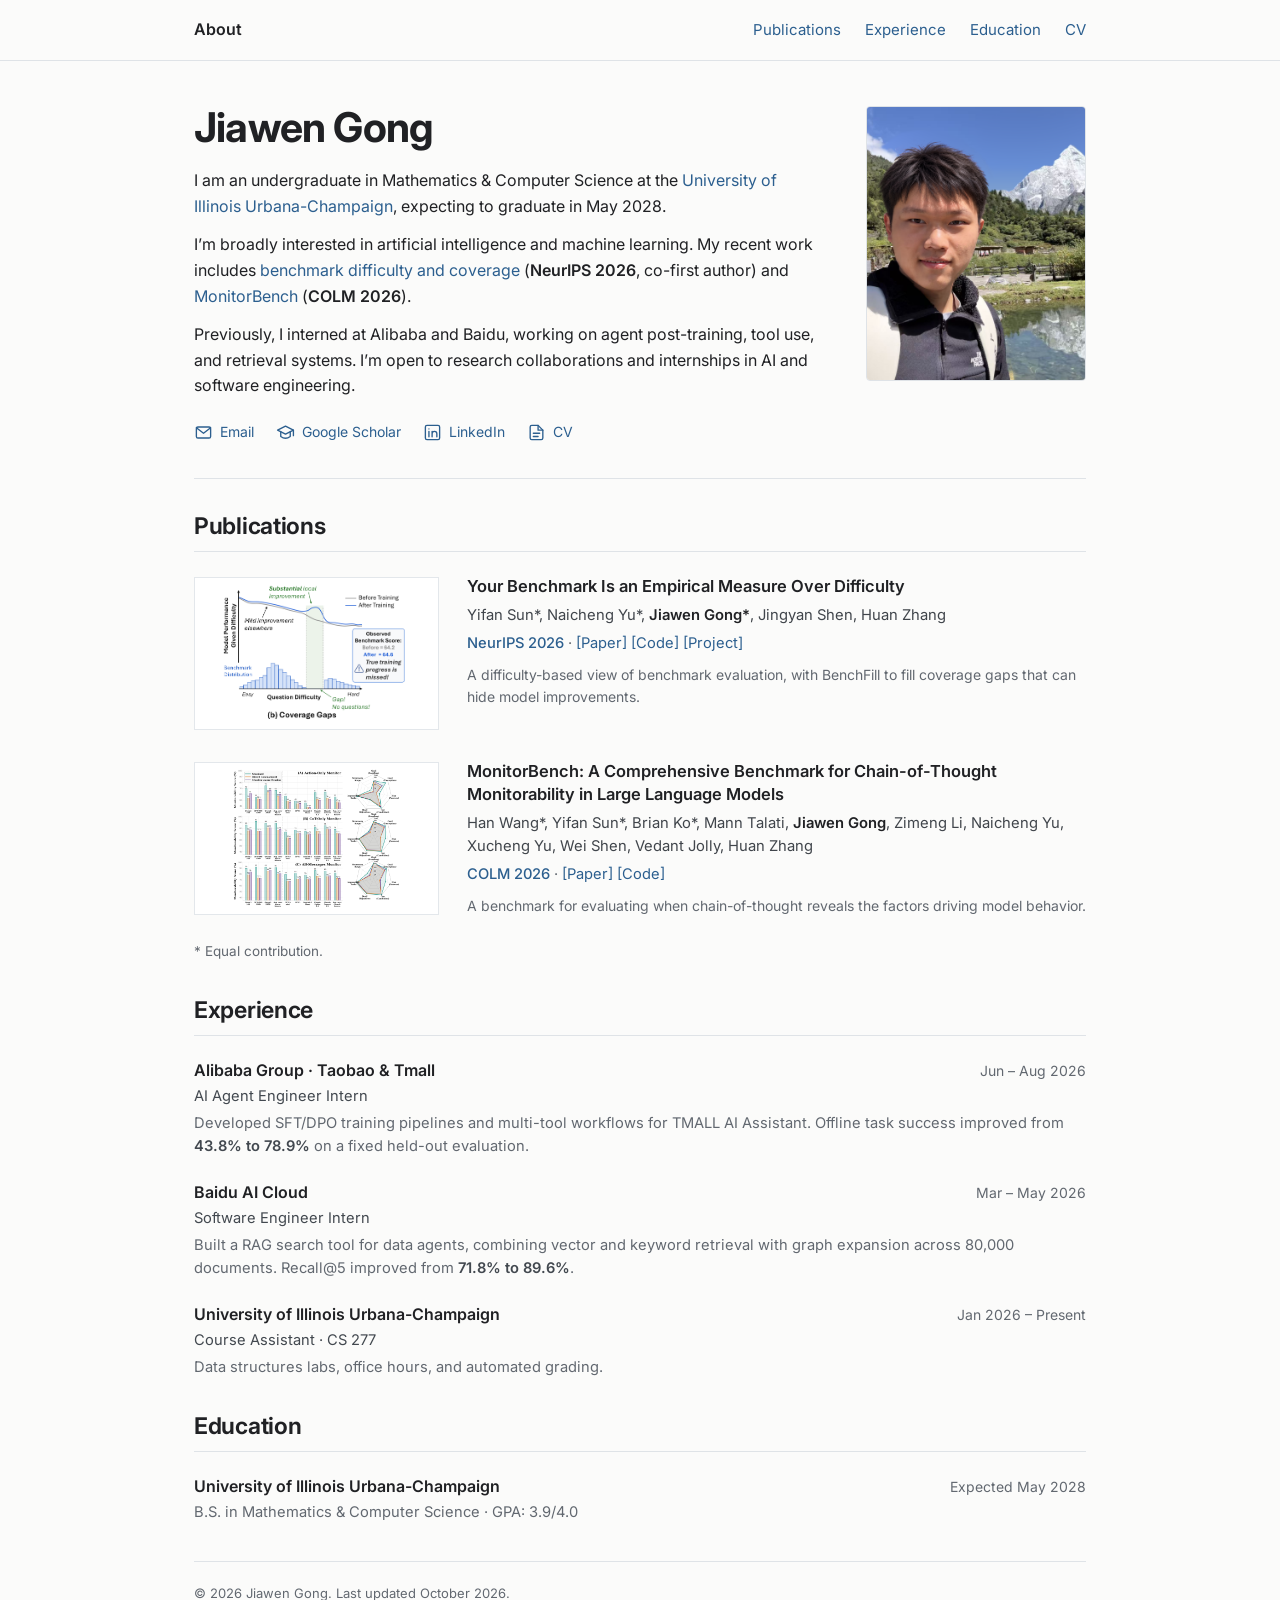
<file: index.html>
<!doctype html>
<html lang="en">
<head>
  <meta charset="utf-8">
  <meta name="viewport" content="width=device-width, initial-scale=1">
  <meta name="theme-color" content="#fbfbfa">
  <title>Jiawen Gong</title>
  <meta name="description" content="Jiawen Gong is a Mathematics & Computer Science undergraduate at UIUC interested in artificial intelligence and machine learning. Co-first author at NeurIPS 2026 and co-author at COLM 2026.">
  <meta property="og:type" content="website">
  <meta property="og:title" content="Jiawen Gong">
  <meta property="og:description" content="Mathematics & Computer Science at UIUC. Interests in artificial intelligence and machine learning; research at NeurIPS 2026 and COLM 2026.">
  <meta property="og:url" content="https://jiawen-gong.github.io/">
  <link rel="canonical" href="https://jiawen-gong.github.io/">
  <link rel="preconnect" href="https://fonts.googleapis.com">
  <link rel="preconnect" href="https://fonts.gstatic.com" crossorigin>
  <link href="https://fonts.googleapis.com/css2?family=Inter:wght@400;500;600;700&amp;display=swap" rel="stylesheet">
  <link rel="stylesheet" href="styles.css?v=6">
</head>
<body id="top">
  <a class="skip" href="#main">Skip to content</a>
  <header>
    <nav class="navigation" aria-label="Main navigation">
      <a class="about-link" href="#top">About</a>
      <div class="navigation-links">
        <a href="#publications">Publications</a>
        <a href="#experience">Experience</a>
        <a href="#education">Education</a>
        <a href="Jiawen_Gong_Resume.pdf">CV</a>
      </div>
    </nav>
  </header>

  <main id="main" class="page">
    <section class="introduction" aria-labelledby="name">
      <div class="intro-copy">
      <h1 id="name">Jiawen Gong</h1>
      <p>I am an undergraduate in Mathematics &amp; Computer Science at the <a href="https://illinois.edu/">University of Illinois Urbana-Champaign</a>, expecting to graduate in May 2028.</p>
      <p>I’m broadly interested in artificial intelligence and machine learning. My recent work includes <a href="https://benchmark-difficulty-measure.github.io/">benchmark difficulty and coverage</a> (<strong>NeurIPS 2026</strong>, co-first author) and <a href="https://arxiv.org/abs/2603.28590">MonitorBench</a> (<strong>COLM 2026</strong>).</p>
      <p>Previously, I interned at Alibaba and Baidu, working on agent post-training, tool use, and retrieval systems. I’m open to research collaborations and internships in AI and software engineering.</p>
      <div class="profile-links" aria-label="Contact and profiles">
        <a href="mailto:jiawen8@illinois.edu"><svg viewBox="0 0 24 24" aria-hidden="true" focusable="false"><rect x="3" y="5" width="18" height="14" rx="2"/><path d="m3 6 9 7 9-7"/></svg><span>Email</span></a>
        <a href="https://scholar.google.com/citations?user=r-652_gAAAAJ&amp;hl=en" target="_blank" rel="noopener"><svg viewBox="0 0 24 24" aria-hidden="true" focusable="false"><path d="m2 9 10-5 10 5-10 5Z"/><path d="M6 11v6c4 3 8 3 12 0v-6M22 9v7"/></svg><span>Google Scholar</span></a>
        <a href="https://www.linkedin.com/in/jiawen-gong/" target="_blank" rel="noopener"><svg viewBox="0 0 24 24" aria-hidden="true" focusable="false"><rect x="3" y="3" width="18" height="18" rx="2"/><path d="M7.5 10.5v7M11.5 17.5v-7m0 3a3 3 0 0 1 6 0v4"/><circle cx="7.5" cy="7.5" r=".8" fill="currentColor" stroke="none"/></svg><span>LinkedIn</span></a>
        <a href="Jiawen_Gong_Resume.pdf" target="_blank" rel="noopener"><svg viewBox="0 0 24 24" aria-hidden="true" focusable="false"><path d="M14 3H6a2 2 0 0 0-2 2v14a2 2 0 0 0 2 2h12a2 2 0 0 0 2-2V9Z"/><path d="M14 3v6h6M8 13h8m-8 4h6"/></svg><span>CV</span></a>
      </div>
      </div>
      <figure class="portrait"><img src="profile.png" alt="Jiawen Gong" width="2275" height="1279" decoding="async" fetchpriority="high"></figure>
    </section>

    <section id="publications" class="section" aria-labelledby="publications-heading">
      <h2 id="publications-heading">Publications</h2>
      <div class="publications">
        <article class="publication">
          <a class="thumbnail" href="https://benchmark-difficulty-measure.github.io/" aria-label="BenchFill project website">
            <svg class="concept-figure" viewBox="1105 0 921 664" role="img" aria-label="A gap in benchmark difficulty coverage hides substantial local model improvement."><defs><clipPath id="benchmark-panel" clipPathUnits="userSpaceOnUse"><rect x="1105" y="0" width="921" height="664"/></clipPath></defs><image href="benchmark-concept.png" width="2026" height="664" clip-path="url(#benchmark-panel)"/></svg>
          </a>
          <div class="publication-text">
            <h3><a href="https://arxiv.org/abs/2610.29927">Your Benchmark Is an Empirical Measure Over Difficulty</a></h3>
            <p class="authors">Yifan Sun*, Naicheng Yu*, <strong>Jiawen Gong*</strong>, Jingyan Shen, Huan Zhang</p>
            <p class="publication-resources"><span class="venue">NeurIPS 2026</span><span class="resource-links"> · <a href="https://arxiv.org/abs/2610.29927">[Paper]</a> <a href="https://github.com/ASTRAL-Group/benchmark-difficulty-measure">[Code]</a> <a href="https://benchmark-difficulty-measure.github.io/">[Project]</a></span></p>
            <p class="description">A difficulty-based view of benchmark evaluation, with BenchFill to fill coverage gaps that can hide model improvements.</p>
          </div>
        </article>
        <article class="publication">
          <a class="thumbnail" href="https://arxiv.org/abs/2603.28590" aria-label="MonitorBench paper">
            <img src="monitorbench-results.png" alt="MonitorBench compares action and chain-of-thought monitoring under standard and stress-test settings." width="5008" height="4164" loading="lazy" decoding="async">
          </a>
          <div class="publication-text">
            <h3><a href="https://arxiv.org/abs/2603.28590">MonitorBench: A Comprehensive Benchmark for Chain-of-Thought Monitorability in Large Language Models</a></h3>
            <p class="authors">Han Wang*, Yifan Sun*, Brian Ko*, Mann Talati, <strong>Jiawen Gong</strong>, Zimeng Li, Naicheng Yu, Xucheng Yu, Wei Shen, Vedant Jolly, Huan Zhang</p>
            <p class="publication-resources"><span class="venue">COLM 2026</span><span class="resource-links"> · <a href="https://arxiv.org/abs/2603.28590">[Paper]</a> <a href="https://github.com/ASTRAL-Group/MonitorBench">[Code]</a></span></p>
            <p class="description">A benchmark for evaluating when chain-of-thought reveals the factors driving model behavior.</p>
          </div>
        </article>
      </div>
      <p class="contribution-note">* Equal contribution.</p>
    </section>

    <section id="experience" class="section" aria-labelledby="experience-heading">
      <h2 id="experience-heading">Experience</h2>
      <div class="experience-list">
        <article class="entry">
          <div class="entry-heading"><h3>Alibaba Group · Taobao &amp; Tmall</h3><span class="date">Jun – Aug 2026</span></div>
          <p class="role">AI Agent Engineer Intern</p>
          <p>Developed SFT/DPO training pipelines and multi-tool workflows for TMALL AI Assistant. Offline task success improved from <strong>43.8% to 78.9%</strong> on a fixed held-out evaluation.</p>
        </article>
        <article class="entry">
          <div class="entry-heading"><h3>Baidu AI Cloud</h3><span class="date">Mar – May 2026</span></div>
          <p class="role">Software Engineer Intern</p>
          <p>Built a RAG search tool for data agents, combining vector and keyword retrieval with graph expansion across 80,000 documents. Recall@5 improved from <strong>71.8% to 89.6%</strong>.</p>
        </article>
        <article class="entry">
          <div class="entry-heading"><h3>University of Illinois Urbana-Champaign</h3><span class="date">Jan 2026 – Present</span></div>
          <p class="role">Course Assistant · CS 277</p>
          <p>Data structures labs, office hours, and automated grading.</p>
        </article>
      </div>
    </section>

    <section id="education" class="section" aria-labelledby="education-heading">
      <h2 id="education-heading">Education</h2>
      <div class="entry">
        <div class="entry-heading"><h3>University of Illinois Urbana-Champaign</h3><span class="date">Expected May 2028</span></div>
        <p>B.S. in Mathematics &amp; Computer Science · GPA: 3.9/4.0</p>
      </div>
    </section>
    <footer>© 2026 Jiawen Gong. Last updated October 2026.</footer>
  </main>
</body>
</html>
</file>
<file: styles.css>
/* Academic homepage: typography, spacing, and publication rows follow the supplied reference. */
:root { --background: #fbfbfa; --text: #202124; --secondary: #626870; --border: #dfe3e7; --link: #2c5f8f; }
* { box-sizing: border-box; }
html { scroll-padding-top: 84px; }
body { margin: 0; color: var(--text); background: var(--background); font-family: Inter, -apple-system, BlinkMacSystemFont, "Segoe UI", sans-serif; font-size: 16px; line-height: 1.6; -webkit-font-smoothing: antialiased; }
a { color: var(--link); text-decoration: none; text-underline-offset: 3px; }
a:hover { text-decoration: underline; }
a:focus-visible { outline: 2px solid var(--link); outline-offset: 4px; }
header { position: sticky; top: 0; z-index: 5; background: var(--background); border-bottom: 1px solid var(--border); }
.navigation { max-width: 940px; margin: auto; min-height: 60px; padding: 15px 24px; display: flex; align-items: center; justify-content: space-between; gap: 20px; }
.about-link { color: var(--text); font-weight: 600; }
.navigation-links { display: flex; align-items: center; flex-wrap: wrap; gap: 9px 24px; font-size: 15px; }
.page { max-width: 940px; margin: auto; padding: 43px 24px 28px; }
.introduction { display: grid; grid-template-columns: minmax(0, 1fr) 220px; gap: 42px; align-items: start; padding-bottom: 32px; border-bottom: 1px solid var(--border); }
.intro-copy { min-width: 0; }
.portrait { margin: 2px 0 0; }
.portrait img { display: block; width: 100%; height: auto; aspect-ratio: 4 / 5; object-fit: cover; object-position: 54% 50%; border: 1px solid var(--border); border-radius: 4px; }
h1 { margin: 0 0 17px; font-size: 41px; line-height: 1.15; letter-spacing: -.8px; font-weight: 700; }
.introduction p { max-width: 860px; margin: 0 0 13px; }
.introduction strong { font-weight: 600; }
.profile-links { display: flex; align-items: center; gap: 12px 22px; flex-wrap: wrap; margin-top: 19px; font-size: 14px; }
.profile-links a { display: inline-flex; align-items: center; gap: 7px; padding-block: 3px; white-space: nowrap; }
.profile-links svg { display: block; flex: 0 0 auto; width: 19px; height: 19px; fill: none; stroke: currentColor; stroke-width: 1.7; stroke-linecap: round; stroke-linejoin: round; }
.section { padding-top: 33px; }
h2 { margin: 0 0 23px; padding-bottom: 9px; border-bottom: 1px solid var(--border); font-size: 23px; line-height: 1.3; letter-spacing: -.3px; font-weight: 650; }
.publications { display: grid; gap: 30px; }
.publication { display: grid; grid-template-columns: 245px minmax(0, 1fr); gap: 28px; align-items: start; }
.thumbnail { display: flex; align-items: center; justify-content: center; aspect-ratio: 8 / 5; border: 1px solid #e3e7eb; background: white; padding: 6px; margin-top: 2px; }
.thumbnail img { display: block; width: 100%; height: 100%; object-fit: contain; min-width: 0; min-height: 0; }
.thumbnail .concept-figure { display: block; width: 100%; height: 100%; }
h3 { margin: 0 0 6px; font-size: 16.5px; line-height: 1.4; font-weight: 600; }
.publication h3 a { color: inherit; }
.publication h3 a:hover { color: var(--link); }
.publication p { margin: 0 0 5px; }
.authors { font-size: 14.8px; line-height: 1.55; color: #40454b; }
.authors strong { font-weight: 600; color: var(--text); }
.publication-resources { font-size: 14.7px; line-height: 1.6; }
.venue { color: var(--link); font-weight: 500; }
.resource-links { color: var(--secondary); }
.resource-links a { white-space: nowrap; }
.description { color: var(--secondary); font-size: 14px; line-height: 1.6; padding-top: 3px; }
.contribution-note { margin: 19px 0 0; color: var(--secondary); font-size: 13.5px; }
.experience-list { display: grid; gap: 22px; }
.entry-heading { display: flex; justify-content: space-between; align-items: baseline; gap: 20px; }
.entry h3 { font-size: 16px; margin: 0; }
.entry p { margin: 3px 0 0; font-size: 14.7px; color: var(--secondary); }
.entry p.role { color: #42484f; }
.entry p strong { color: #42484f; font-weight: 600; }
.date { color: var(--secondary); font-size: 14px; white-space: nowrap; }
footer { margin-top: 36px; padding-top: 21px; border-top: 1px solid var(--border); color: var(--secondary); font-size: 13px; }
.skip { position: fixed; z-index: 9; left: 12px; top: 8px; padding: 8px 12px; background: white; transform: translateY(-160%); }
.skip:focus { transform: translateY(0); }
@media (max-width: 740px) {
  .navigation { padding-inline: 20px; }
  .navigation-links { gap: 8px 17px; font-size: 14px; }
  .page { padding: 32px 20px 24px; }
  .introduction { grid-template-columns: 1fr; gap: 25px; }
  .portrait { width: 210px; }
  h1 { font-size: 36px; }
  .publication { grid-template-columns: 190px minmax(0, 1fr); gap: 22px; }
  .authors { font-size: 14px; }
}
@media (max-width: 550px) {
  html { scroll-padding-top: 100px; }
  body { font-size: 15.5px; }
  .navigation { align-items: flex-start; gap: 7px; flex-direction: column; padding-block: 11px; }
  .navigation-links { gap: 8px 20px; font-size: 13.5px; }
  .page { padding-top: 29px; }
  h1 { font-size: 34px; }
  h2 { font-size: 22px; }
  .introduction { padding-bottom: 27px; }
  .profile-links { column-gap: 15px; font-size: 13px; }
  .profile-links a { gap: 6px; }
  .profile-links svg { width: 17px; height: 17px; }
  .section { padding-top: 29px; }
  .publication { grid-template-columns: minmax(0, 1fr); gap: 15px; }
  .thumbnail { width: min(100%, 320px); justify-self: center; }
  .publications { gap: 29px; }
  .entry-heading { display: block; }
  .date { display: block; margin-top: 3px; font-size: 13px; }
}
@media print {
  header, .skip { display: none; }
  body { background: white; }
  .page { max-width: none; padding: 0; }
  article { break-inside: avoid; }
}
</file>
